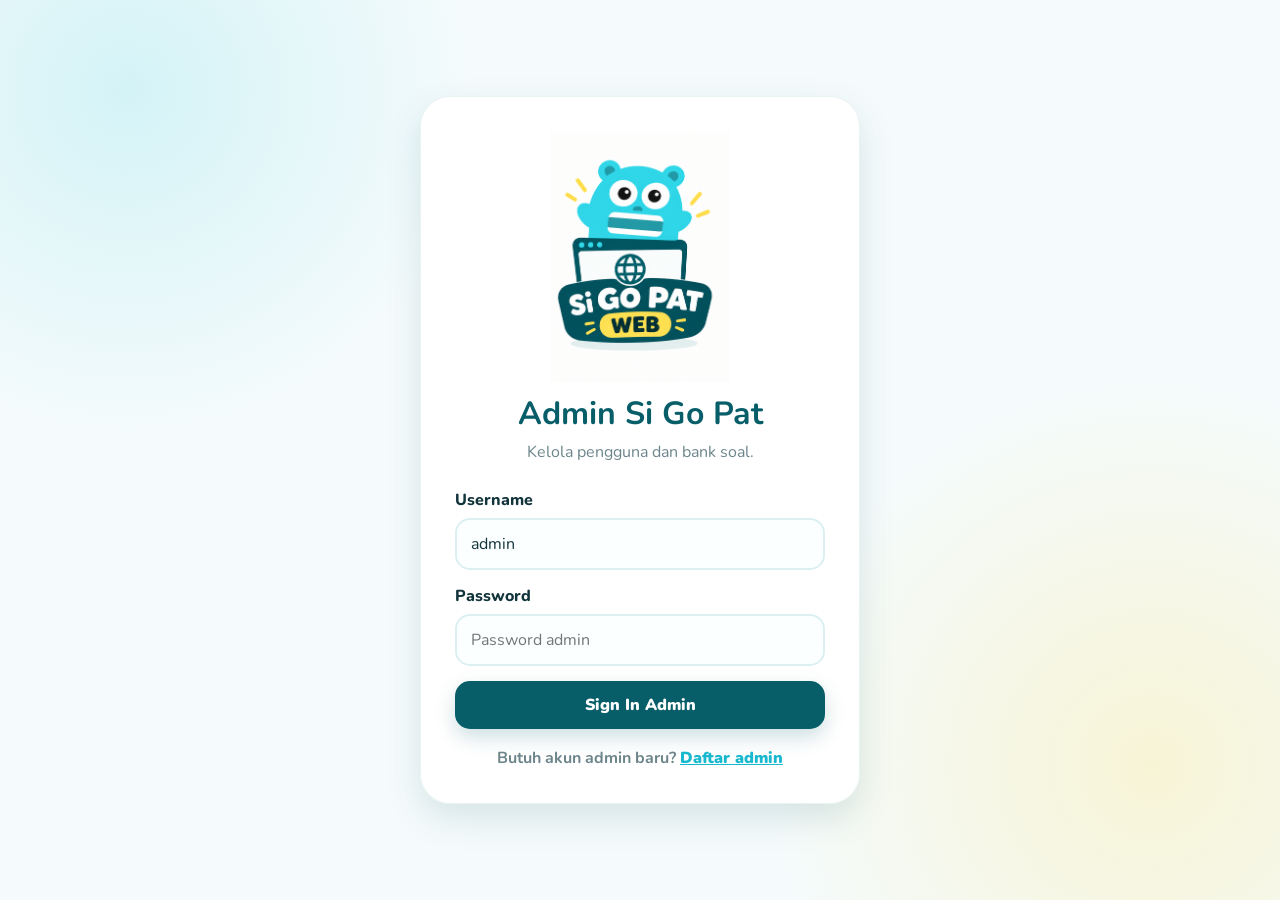
<file: admin/index.html>
<!DOCTYPE html>
<html lang="id">
<head>
  <meta charset="UTF-8">
  <meta name="viewport" content="width=device-width,initial-scale=1.0">
  <title>Si Go Pat — Admin</title>
  <link rel="stylesheet" href="../shared.css">
</head>
<body data-app="admin">
  <div id="app"></div>
  <script src="../config.js"></script>
  <script src="../admin.js"></script>
</body>
</html>
</file>
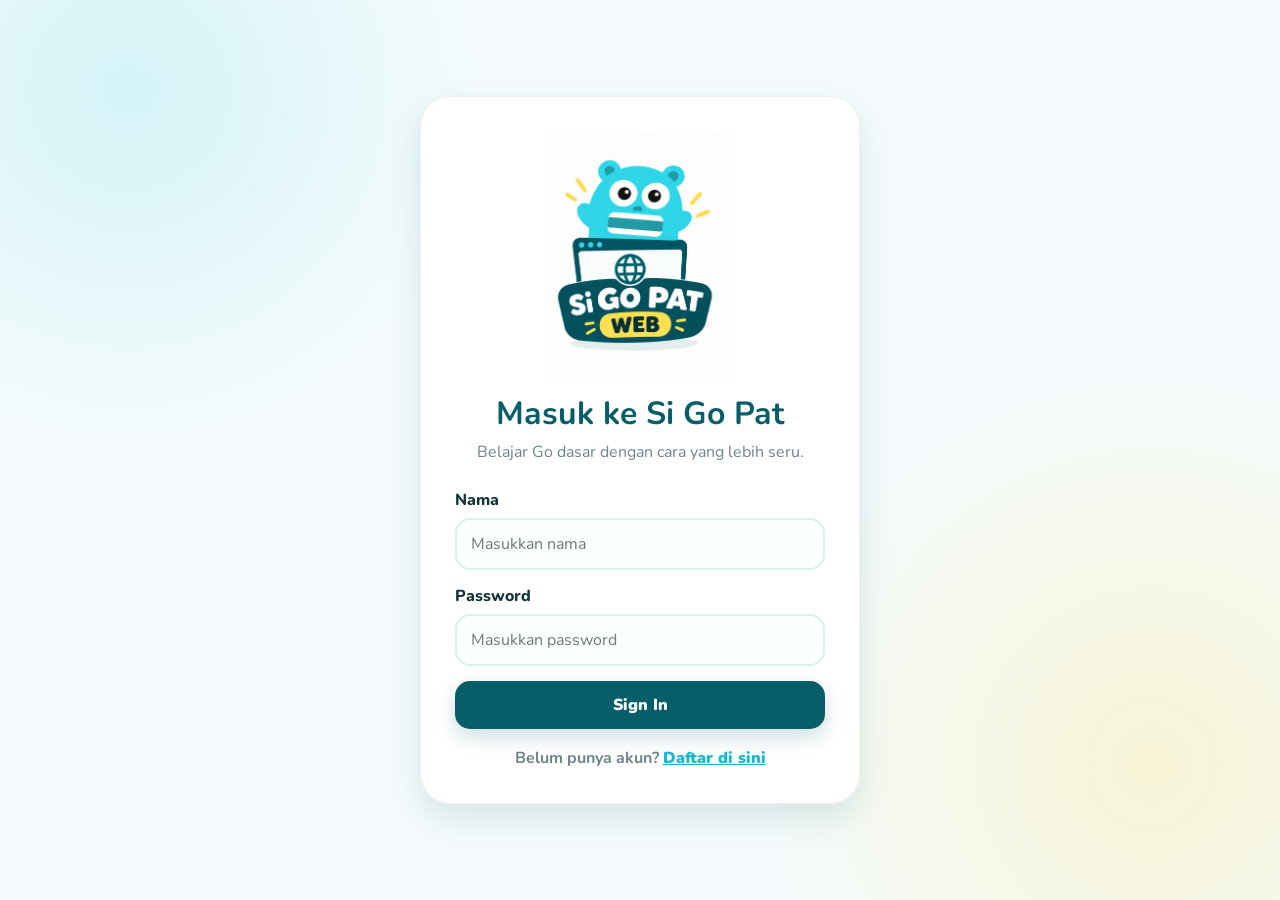
<file: student/index.html>
<!DOCTYPE html>
<html lang="id">
<head>
  <meta charset="UTF-8">
  <meta name="viewport" content="width=device-width,initial-scale=1.0">
  <title>Si Go Pat — Belajar Go</title>
  <link rel="stylesheet" href="../shared.css">
</head>
<body data-app="student">
  <div id="app"></div>
  <script src="../config.js"></script>
  <script src="../app.js"></script>
</body>
</html>
</file>
<file: shared.css>
@import url('https://fonts.googleapis.com/css2?family=Nunito:wght@400;600;700;800;900&display=swap');

:root{
  --cyan:#27c9dc;
  --cyan2:#18b8cf;
  --teal:#075e69;
  --teal2:#064b55;
  --yellow:#ffd83d;
  --cream:#f5fbfc;
  --ink:#12343b;
  --muted:#6c858b;
  --white:#fff;
  --danger:#e85d5d;
  --shadow:0 14px 35px rgba(4,76,86,.13);
  --radius:22px;
}
*{box-sizing:border-box}
body{
  margin:0;font-family:Nunito,system-ui,sans-serif;color:var(--ink);
  background:linear-gradient(135deg,#f8ffff 0%,#e9f9fb 45%,#fefbea 100%);
}
button,input,textarea,select{font:inherit}
button{cursor:pointer}
a{text-decoration:none;color:inherit}
.app-shell{min-height:100vh}
.login{
  min-height:100vh;display:grid;place-items:center;padding:28px;
  background:
   radial-gradient(circle at 10% 10%,rgba(39,201,220,.16),transparent 25%),
   radial-gradient(circle at 90% 85%,rgba(255,216,61,.20),transparent 28%),
   var(--cream);
}
.login-card{
  width:min(440px,100%);background:rgba(255,255,255,.94);padding:34px;
  border-radius:30px;box-shadow:var(--shadow);border:1px solid rgba(7,94,105,.08);
}
.logo{width:180px;display:block;margin:0 auto 10px}
.logo.small{width:115px;margin:0}
.login h1{text-align:center;font-size:32px;margin:6px 0;color:var(--teal)}
.subtitle{text-align:center;color:var(--muted);margin:0 0 26px}
.field{margin:15px 0}
.field label{display:block;font-weight:800;margin-bottom:7px}
.field input,.field textarea,.field select{
  width:100%;border:2px solid #dceff1;border-radius:15px;padding:13px 14px;
  outline:none;background:#fbffff;color:var(--ink)
}
.field input:focus,.field textarea:focus,.field select:focus{border-color:var(--cyan)}
.btn{
  border:0;border-radius:15px;padding:13px 18px;font-weight:900;transition:.2s;
}
.btn:hover{transform:translateY(-2px)}
.btn-primary{background:var(--teal);color:#fff;box-shadow:0 8px 20px rgba(7,94,105,.2)}
.btn-yellow{background:var(--yellow);color:var(--teal)}
.btn-light{background:#e8f7f9;color:var(--teal)}
.btn-danger{background:#ffe7e7;color:#a23a3a}
.full{width:100%}
.error{color:#b23b3b;font-weight:700;margin-top:12px;display:none}
.switch-link{text-align:center;margin:18px 0 0;color:var(--muted);font-weight:700}
.switch-link a{color:var(--cyan2);font-weight:900;text-decoration:underline}
.topbar{
  position:sticky;top:0;z-index:10;background:rgba(5,58,66,.96);color:#fff;
  padding:12px 20px;display:flex;align-items:center;justify-content:space-between;
  box-shadow:0 5px 20px rgba(0,0,0,.12)
}
.top-actions{display:flex;gap:9px;align-items:center}
.pill{background:rgba(255,255,255,.12);padding:8px 12px;border-radius:999px;font-weight:800}
.container{width:min(1160px,calc(100% - 28px));margin:0 auto;padding:28px 0 55px}
.hero{
  background:linear-gradient(120deg,var(--teal),#0a7883);color:#fff;border-radius:28px;
  padding:28px;display:flex;gap:24px;align-items:center;justify-content:space-between;
  box-shadow:var(--shadow);overflow:hidden
}
.hero h1{margin:0 0 8px;font-size:34px}.hero p{margin:0;color:#dff8fa}
.hero img{width:165px;filter:drop-shadow(0 12px 14px rgba(0,0,0,.15))}
.stats{display:grid;grid-template-columns:repeat(4,1fr);gap:14px;margin:18px 0}
.stat{background:#fff;border-radius:18px;padding:17px;box-shadow:var(--shadow)}
.stat b{font-size:25px;color:var(--teal);display:block}.stat span{color:var(--muted);font-weight:700}
.section-title{display:flex;align-items:end;justify-content:space-between;margin:30px 0 15px}
.section-title h2{margin:0;color:var(--teal);font-size:25px}
.path{display:grid;grid-template-columns:repeat(4,1fr);gap:18px}
.lesson{
  background:#fff;border-radius:22px;padding:20px;box-shadow:var(--shadow);border:2px solid transparent;
  position:relative;min-height:205px;transition:.2s
}
.lesson:hover{transform:translateY(-4px);border-color:#c6eef2}
.lesson.locked{opacity:.55;filter:saturate(.5)}
.lesson-icon{width:52px;height:52px;border-radius:16px;background:#e5f9fb;display:grid;place-items:center;font-size:26px}
.lesson h3{margin:13px 0 5px;color:var(--teal)}
.lesson p{margin:0 0 14px;color:var(--muted);font-size:14px}
.progress{height:9px;background:#e8f1f2;border-radius:99px;overflow:hidden}
.progress>i{display:block;height:100%;background:linear-gradient(90deg,var(--cyan),var(--yellow));border-radius:99px}
.lesson .btn{margin-top:14px;width:100%}
.quiz-card{background:#fff;border-radius:25px;padding:26px;box-shadow:var(--shadow);max-width:800px;margin:auto}
.quiz-top{display:flex;justify-content:space-between;gap:10px;align-items:center}
.hearts{color:#e95b62;font-weight:900}.xp{color:#a87900;font-weight:900}
.question{font-size:24px;font-weight:900;line-height:1.35;margin:25px 0}
.options{display:grid;gap:12px}
.option{
  text-align:left;border:2px solid #dceff1;background:#fff;border-radius:17px;padding:15px;
  font-weight:800;transition:.15s
}
.option:hover{border-color:var(--cyan);background:#f3fdfe;transform:translateY(-2px)}
.option{transition:transform .16s ease,border-color .18s ease,background .18s ease,box-shadow .18s ease}
.option.correct{animation:answerCorrect .48s ease;box-shadow:0 8px 20px rgba(53,185,138,.18)}
.option.wrong{animation:answerWrong .42s ease;box-shadow:0 8px 20px rgba(232,93,93,.14)}
.quiz-card.answer-pop{animation:cardPop .36s ease}
.feedback.good{animation:feedbackIn .32s ease}
.feedback.bad{animation:feedbackIn .32s ease}
.xp-float{position:fixed;z-index:80;pointer-events:none;font-weight:900;font-size:24px;color:#a87900;animation:xpFloat .9s ease-out forwards}
.answer-burst{position:fixed;z-index:79;pointer-events:none;font-size:30px;animation:burst .65s ease-out forwards}
@keyframes answerCorrect{0%{transform:scale(1)}45%{transform:scale(1.025)}100%{transform:scale(1)}}
@keyframes answerWrong{0%,100%{transform:translateX(0)}20%{transform:translateX(-7px)}40%{transform:translateX(7px)}60%{transform:translateX(-5px)}80%{transform:translateX(5px)}}
@keyframes cardPop{0%{transform:scale(.985)}100%{transform:scale(1)}}
@keyframes feedbackIn{0%{opacity:0;transform:translateY(8px)}100%{opacity:1;transform:translateY(0)}}
@keyframes xpFloat{0%{opacity:0;transform:translateY(8px) scale(.8)}20%{opacity:1}100%{opacity:0;transform:translateY(-65px) scale(1.08)}}
@keyframes burst{0%{opacity:0;transform:scale(.5)}25%{opacity:1}100%{opacity:0;transform:translateY(-45px) scale(1.35)}}
.option.correct{border-color:#35b98a;background:#eafbf4}
.option.wrong{border-color:#e85d5d;background:#fff0f0}
.feedback{margin-top:18px;padding:15px;border-radius:15px;font-weight:800;display:none}
.feedback.good{display:block;background:#eafbf4;color:#147451}.feedback.bad{display:block;background:#fff0f0;color:#a33d3d}
.quiz-actions{display:flex;justify-content:space-between;margin-top:20px;gap:10px}
.leaderboard{background:#fff;border-radius:22px;box-shadow:var(--shadow);overflow:hidden}
.rank{display:grid;grid-template-columns:55px 1fr 100px;align-items:center;padding:14px 18px;border-bottom:1px solid #edf4f5}
.rank:last-child{border:0}.rank strong{font-size:19px}.rank .xpcol{text-align:right;font-weight:900;color:#a87900}
.me{background:#fff9dc}
.admin-grid{display:grid;grid-template-columns:260px 1fr;gap:20px}
.sidebar{background:var(--teal);color:#fff;border-radius:22px;padding:18px;height:max-content;position:sticky;top:82px}
.side-btn{width:100%;text-align:left;border:0;background:transparent;color:#dff8fa;padding:12px;border-radius:12px;font-weight:800;margin:3px 0}
.side-btn.active,.side-btn:hover{background:rgba(255,255,255,.13);color:#fff}
.panel{background:#fff;border-radius:22px;padding:22px;box-shadow:var(--shadow);margin-bottom:18px}
.table-wrap{overflow:auto}.table{width:100%;border-collapse:collapse}.table th,.table td{padding:12px;border-bottom:1px solid #edf3f4;text-align:left;vertical-align:top}.table th{color:var(--teal)}
.actions{display:flex;gap:7px;flex-wrap:wrap}
.modal{
  position:fixed;inset:0;background:rgba(2,40,45,.55);display:none;place-items:center;padding:20px;z-index:50
}.modal.show{display:grid}.modal-card{width:min(720px,100%);max-height:90vh;overflow:auto;background:#fff;border-radius:24px;padding:24px}
.empty{text-align:center;color:var(--muted);padding:30px}
.notice{padding:12px 14px;border-radius:14px;background:#fff9dc;color:#705b00;font-weight:700;margin-bottom:15px}
.code{font-family:ui-monospace,SFMono-Regular,Menlo,monospace;white-space:pre-wrap;background:#073e47;color:#e7ffff;padding:14px;border-radius:14px}
@media(max-width:850px){
 .path{grid-template-columns:repeat(2,1fr)}.stats{grid-template-columns:repeat(2,1fr)}
 .admin-grid{grid-template-columns:1fr}.sidebar{position:static}.hero img{width:110px}
}
@media(max-width:560px){
 .path{grid-template-columns:1fr}.hero{padding:22px}.hero h1{font-size:28px}.hero img{display:none}
 .rank{grid-template-columns:42px 1fr 80px}.container{width:min(100% - 20px,1160px)}
}
</file>
